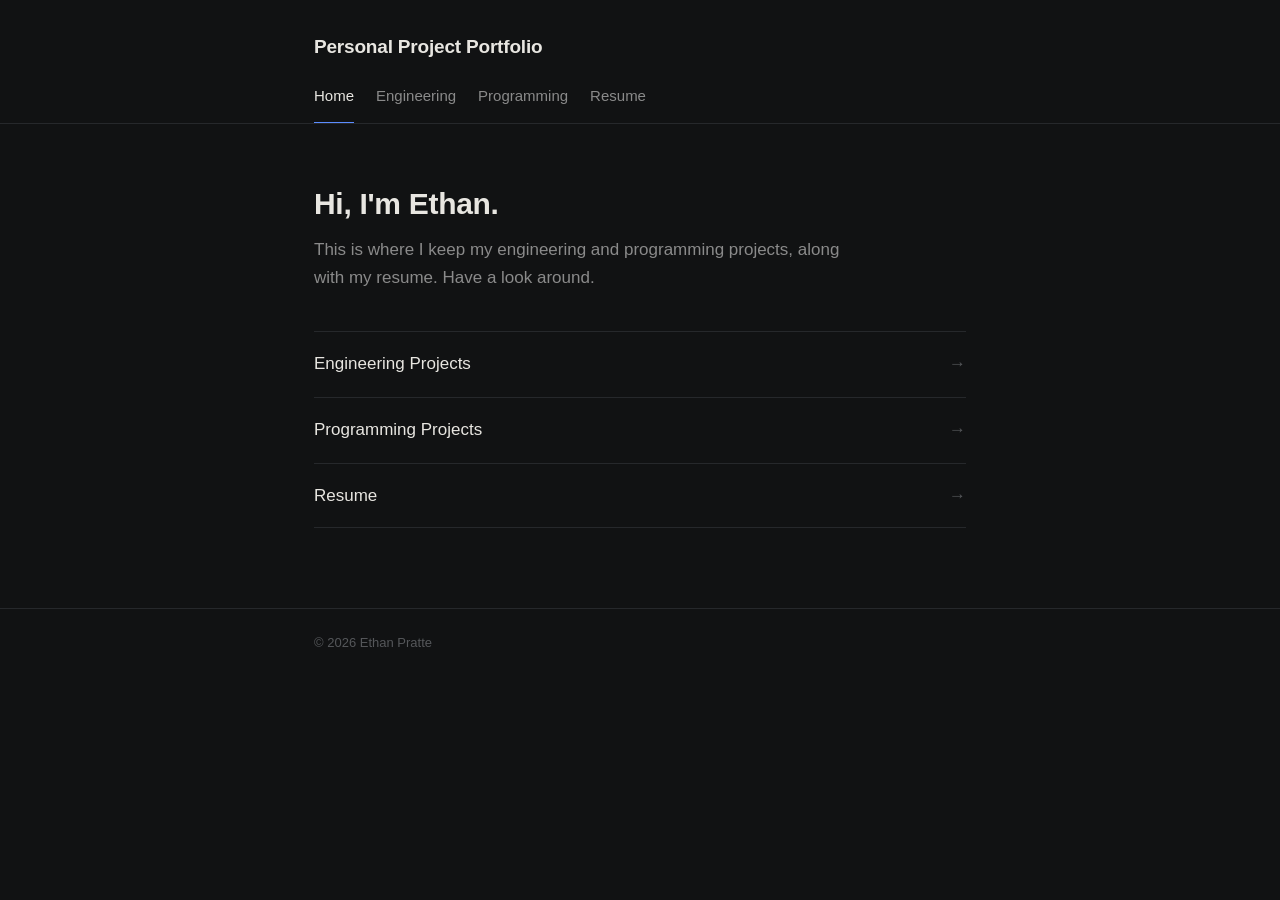
<file: index.html>
<!DOCTYPE html>
<html lang="en">
<head>
    <meta charset="UTF-8">
    <meta name="viewport" content="width=device-width, initial-scale=1.0">
    <title>Personal Project Portfolio</title>
    <link rel="stylesheet" href="css/style.css">
</head>
<body>
    <header>
        <div class="wrap">
            <p class="site-title"><a href="index.html">Personal Project Portfolio</a></p>
            <nav>
                <a href="index.html" aria-current="page">Home</a>
                <a href="engineering.html">Engineering</a>
                <a href="programming.html">Programming</a>
                <a href="resume.html">Resume</a>
            </nav>
        </div>
    </header>
    <main>
        <div class="wrap home-hero">
            <h2>Hi, I'm Ethan.</h2>
            <p class="lede">This is where I keep my engineering and programming projects, along with my resume. Have a look around.</p>

            <div class="home-links">
                <a href="engineering.html">
                    <span class="label">Engineering Projects</span>
                    <span class="arrow">&rarr;</span>
                </a>
                <a href="programming.html">
                    <span class="label">Programming Projects</span>
                    <span class="arrow">&rarr;</span>
                </a>
                <a href="resume.html">
                    <span class="label">Resume</span>
                    <span class="arrow">&rarr;</span>
                </a>
            </div>
        </div>
    </main>
    <footer>
        <div class="wrap">
            <p>&copy; 2026 Ethan Pratte</p>
        </div>
    </footer>
    <script src="js/script.js"></script>
</body>
</html>
</file>
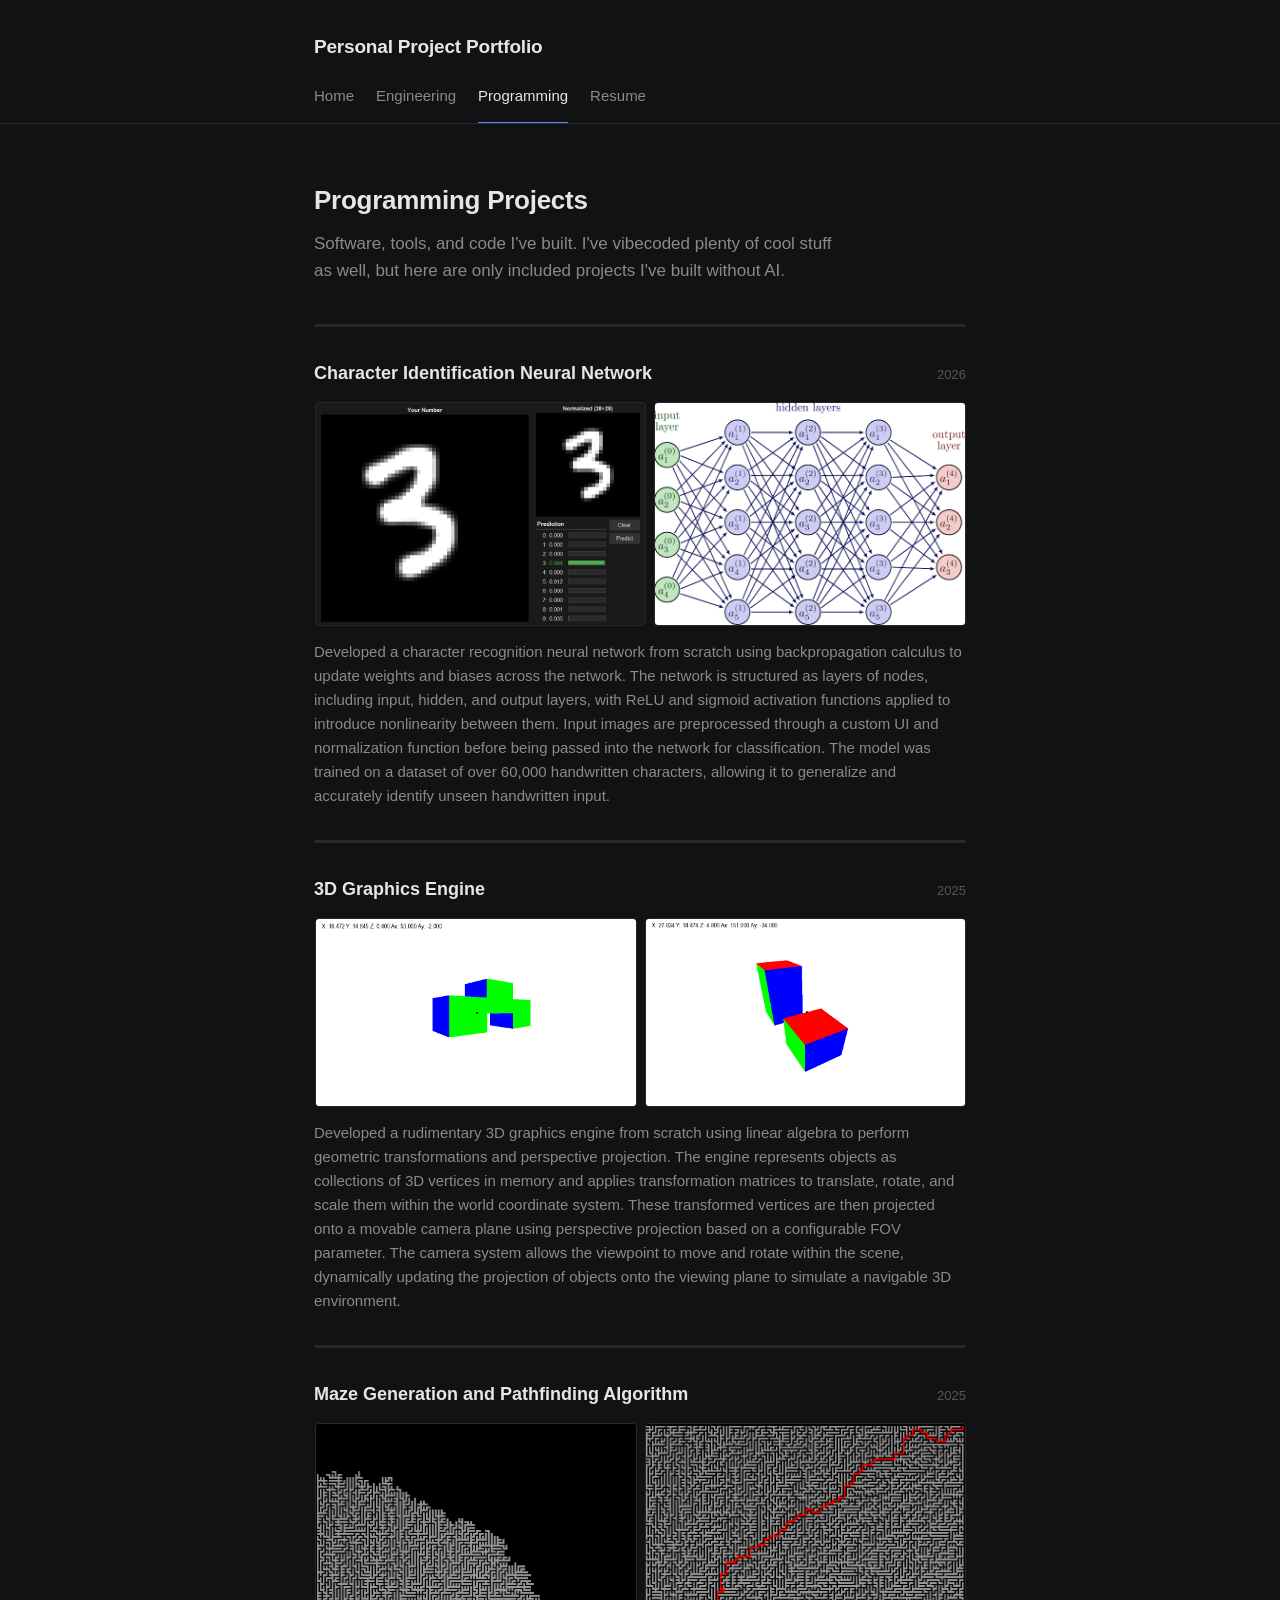
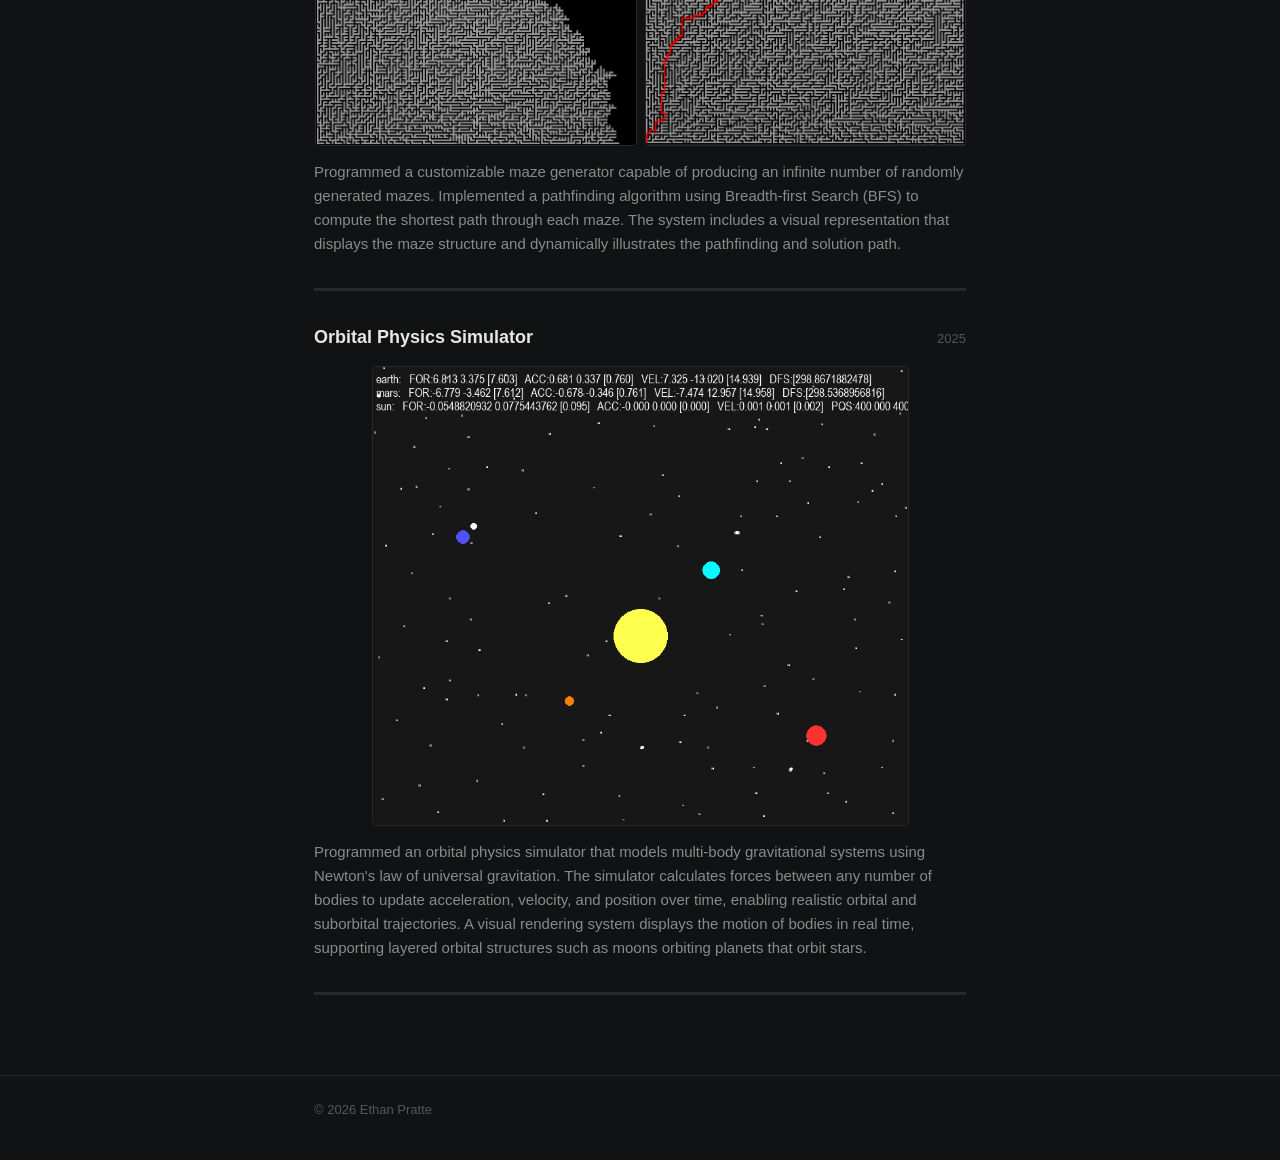
<file: programming.html>
<!DOCTYPE html>
<html lang="en">
<head>
    <meta charset="UTF-8">
    <meta name="viewport" content="width=device-width, initial-scale=1.0">
    <title>Programming Projects — Personal Project Portfolio</title>
    <link rel="stylesheet" href="css/style.css">
</head>
<body>
    <header>
        <div class="wrap">
            <p class="site-title"><a href="index.html">Personal Project Portfolio</a></p>
            <nav>
                <a href="index.html">Home</a>
                <a href="engineering.html">Engineering</a>
                <a href="programming.html" aria-current="page">Programming</a>
                <a href="resume.html">Resume</a>
            </nav>
        </div>
    </header>
    <main>
        <div class="wrap">
            <h2>Programming Projects</h2>
            <p class="lede">Software, tools, and code I've built. I've vibecoded plenty of cool stuff as well, but here are only included projects I've built without AI.</p>

            <!--
              To add a project, copy this block and edit it.
              Put images in the "images" folder and point each src at one.

              Use 1 to 4 <div class="project-image"> blocks inside
              project-gallery — just delete extras you don't need, or
              add up to 4 total. If you only have 1 image, keep the
              "count-1" class on project-gallery for a wide single photo;
              otherwise remove "count-1" so images sit in a grid.

              <div class="project">
                <div class="project-head">
                  <h3 class="project-title">Project Name</h3>
                  <span class="project-tags">Python · React</span>
                </div>
                <div class="project-gallery">
                  <div class="project-image">
                    <img src="images/my-project-1.jpg" alt="Describe the image">
                  </div>
                  <div class="project-image">
                    <img src="images/my-project-2.jpg" alt="Describe the image">
                  </div>
                  <div class="project-image">
                    <img src="images/my-project-3.jpg" alt="Describe the image">
                  </div>
                  <div class="project-image">
                    <img src="images/my-project-4.jpg" alt="Describe the image">
                  </div>
                </div>
                <div class="project-body">
                  <p class="project-desc">One or two sentences on what it does and what you built.</p>
                  <div class="project-links">
                    <a href="#">Live demo</a>
                    <a href="#">Repo</a>
                  </div>
                </div>
              </div>
            -->

            <div class="project-list">

                <div class="project">
                    <div class="project-head">
                        <h3 class="project-title">Character Identification Neural Network</h3>
                        <span class="project-tags">2026</span>
                    </div>
                    <div class="project-gallery">
                        <div class="project-image">
                            <img src="images/neural.png" alt="">
                        </div>
                        <div class="project-image">
                            <img src="images/neural2.png" alt="">
                        </div>
                    </div>
                    <div class="project-body">
                        <p class="project-desc">Developed a character recognition neural network from scratch using backpropagation calculus to update weights and biases across the network. The network is structured as layers of nodes, including input, hidden, and output layers, with ReLU and sigmoid activation functions applied to introduce nonlinearity between them. Input images are preprocessed through a custom UI and normalization function before being passed into the network for classification. The model was trained on a dataset of over 60,000 handwritten characters, allowing it to generalize and accurately identify unseen handwritten input. </p>
                    </div>
                </div>

                <div class="project">
                    <div class="project-head">
                        <h3 class="project-title">3D Graphics Engine</h3>
                        <span class="project-tags">2025</span>
                    </div>
                    <div class="project-gallery">
                        <div class="project-image">
                            <img src="images/3d1.png" alt="">
                        </div>
			<div class="project-image">
                            <img src="images/3d2.png" alt="">
                        </div>
                    </div>
                    <div class="project-body">
                        <p class="project-desc">Developed a rudimentary 3D graphics engine from scratch using linear algebra to perform geometric transformations and perspective projection. The engine represents objects as collections of 3D vertices in memory and applies transformation matrices to translate, rotate, and scale them within the world coordinate system. These transformed vertices are then projected onto a movable camera plane using perspective projection based on a configurable FOV parameter. The camera system allows the viewpoint to move and rotate within the scene, dynamically updating the projection of objects onto the viewing plane to simulate a navigable 3D environment.</p>
                    </div>
                </div>

                <div class="project">
                    <div class="project-head">
                        <h3 class="project-title">Maze Generation and Pathfinding Algorithm</h3>
                        <span class="project-tags">2025</span>
                    </div>
                    <div class="project-gallery">
                        <div class="project-image">
                            <img src="images/maze1.png" alt="">
                        </div>
                        <div class="project-image">
                            <img src="images/maze2.png" alt="">
                        </div>
                    </div>
                    <div class="project-body">
                        <p class="project-desc">Programmed a customizable maze generator capable of producing an infinite number of randomly generated mazes. Implemented a pathfinding algorithm using Breadth-first Search (BFS) to compute the shortest path through each maze. The system includes a visual representation that displays the maze structure and dynamically illustrates the pathfinding and solution path.</p>
                    </div>
                </div>

		<div class="project">
                    <div class="project-head">
                        <h3 class="project-title">Orbital Physics Simulator</h3>
                        <span class="project-tags">2025</span>
                    </div>
                    <div class="project-gallery count-1">
                        <div class="project-image">
                            <img src="images/orbital.png" alt="">
                        </div>
                    </div>
                    <div class="project-body">
                        <p class="project-desc">Programmed an orbital physics simulator that models multi-body gravitational systems using Newton's law of universal gravitation. The simulator calculates forces between any number of bodies to update acceleration, velocity, and position over time, enabling realistic orbital and suborbital trajectories. A visual rendering system displays the motion of bodies in real time, supporting layered orbital structures such as moons orbiting planets that orbit stars.</p>
                    </div>
                </div>

            </div>
        </div>
    </main>
    <footer>
        <div class="wrap">
            <p>&copy; 2026 Ethan Pratte</p>
        </div>
    </footer>
    <script src="js/script.js"></script>
</body>
</html>
</file>
<file: css/style.css>
:root {
  --bg: #111213;
  --bg-raised: #18191b;
  --text: #e8e6e1;
  --text-dim: #8a8a8a;
  --text-faint: #55575a;
  --accent: #5b8cff;
  --border: #26282b;
  --max-width: 700px;
}

* {
  box-sizing: border-box;
}

html {
  -webkit-text-size-adjust: 100%;
}

body {
  margin: 0;
  background: var(--bg);
  color: var(--text);
  font-family: -apple-system, BlinkMacSystemFont, "Segoe UI", Inter, Helvetica, Arial, sans-serif;
  line-height: 1.6;
  font-size: 17px;
  -webkit-font-smoothing: antialiased;
}

a {
  color: inherit;
}

a:focus-visible,
button:focus-visible {
  outline: 2px solid var(--accent);
  outline-offset: 3px;
}

.wrap {
  max-width: var(--max-width);
  margin: 0 auto;
  padding: 0 24px;
}

/* Header / nav */

header {
  border-bottom: 1px solid var(--border);
  padding: 32px 0 0;
}

header .wrap {
  display: flex;
  flex-direction: column;
  gap: 22px;
}

.site-title {
  margin: 0;
  font-size: 19px;
  font-weight: 600;
  letter-spacing: -0.01em;
}

.site-title a {
  text-decoration: none;
}

nav {
  display: flex;
  gap: 22px;
}

nav a {
  text-decoration: none;
  color: var(--text-dim);
  font-size: 15px;
  padding-bottom: 14px;
  border-bottom: 1px solid transparent;
  transition: color 0.15s ease, border-color 0.15s ease;
}

nav a:hover {
  color: var(--text);
}

nav a[aria-current="page"] {
  color: var(--text);
  border-bottom-color: var(--accent);
}

/* Main content */

main {
  padding: 56px 0 80px;
  min-height: 50vh;
}

h2 {
  font-size: 26px;
  font-weight: 600;
  letter-spacing: -0.01em;
  margin: 0 0 8px;
}

.lede {
  color: var(--text-dim);
  font-size: 17px;
  margin: 0 0 40px;
  max-width: 56ch;
}

p {
  margin: 0 0 16px;
}

/* Project list */

.project-list {
  display: flex;
  flex-direction: column;
}

.project {
  display: flex;
  flex-direction: column;
  gap: 14px;
  padding: 32px 0;
  border-top: 3px solid var(--border);
}

.project:last-child {
  border-bottom: 3px solid var(--border);
}

/* Justified rows: images keep their proportions, every image in a row
   shares one height, and each row fills the width. Layout is computed by
   js/script.js, which sets each tile's width and height. */
.project-gallery {
  display: flex;
  flex-wrap: wrap;
  justify-content: center;
  gap: 8px;
}

.project-image {
  flex: 0 0 auto;
  width: 240px;               /* fallback until the script runs */
  border-radius: 4px;
  overflow: hidden;
  background: var(--bg-raised);
  border: 1px solid var(--border);
}

.project-image img {
  width: 100%;
  height: 100%;
  object-fit: cover;          /* only trims sub-pixel rounding, not photos */
  display: block;
}

.project-body {
  min-width: 0;
}

.project-head {
  display: flex;
  justify-content: space-between;
  align-items: baseline;
  gap: 16px;
  flex-wrap: wrap;
}

.project-title {
  font-size: 18px;
  font-weight: 600;
  margin: 0;
}

.project-tags {
  color: var(--text-faint);
  font-size: 13px;
  white-space: nowrap;
}

.project-desc {
  color: var(--text-dim);
  font-size: 15px;
  margin: 0;
}

.project-links {
  margin-top: 10px;
  display: flex;
  gap: 16px;
}

.project-links a {
  font-size: 14px;
  color: var(--accent);
  text-decoration: none;
}

.project-links a:hover {
  text-decoration: underline;
}

@media (max-width: 560px) {
  .project-image {
    flex-basis: calc(var(--ar) * 120px);
  }
}

.empty-state {
  color: var(--text-faint);
  font-size: 15px;
  padding: 32px 0;
  border-top: 1px solid var(--border);
  border-bottom: 1px solid var(--border);
}

/* Home */

.home-hero h2 {
  font-size: 30px;
}

.home-links {
  display: flex;
  flex-direction: column;
  gap: 2px;
  margin-top: 36px;
}

.home-links a {
  display: flex;
  justify-content: space-between;
  align-items: center;
  text-decoration: none;
  padding: 18px 0;
  border-top: 1px solid var(--border);
  color: var(--text);
}

.home-links a:last-child {
  border-bottom: 1px solid var(--border);
}

.home-links .label {
  font-size: 17px;
  font-weight: 500;
}

.home-links .arrow {
  color: var(--text-faint);
  transition: transform 0.15s ease, color 0.15s ease;
}

.home-links a:hover .arrow {
  color: var(--accent);
  transform: translateX(3px);
}

/* Resume */

.resume-actions {
  display: flex;
  gap: 12px;
  margin-bottom: 28px;
}

.btn {
  display: inline-block;
  text-decoration: none;
  font-size: 14px;
  padding: 9px 16px;
  border: 1px solid var(--border);
  border-radius: 3px;
  color: var(--text);
  transition: border-color 0.15s ease, color 0.15s ease;
}

.btn:hover {
  border-color: var(--accent);
  color: var(--accent);
}

.btn.primary {
  background: var(--accent);
  border-color: var(--accent);
  color: #0b0d12;
  font-weight: 600;
}

.btn.primary:hover {
  color: #0b0d12;
  opacity: 0.9;
}

.pdf-viewer {
  background: var(--bg-raised);
  border: 1px solid var(--border);
  border-radius: 4px;
  overflow: hidden;
}

.pdf-toolbar {
  display: flex;
  align-items: center;
  justify-content: space-between;
  gap: 12px;
  padding: 10px 14px;
  border-bottom: 1px solid var(--border);
}

.pdf-zoom {
  display: flex;
  align-items: center;
  gap: 4px;
}

.pdf-zoom button {
  width: 28px;
  height: 28px;
  display: flex;
  align-items: center;
  justify-content: center;
  background: transparent;
  border: 1px solid var(--border);
  color: var(--text-dim);
  border-radius: 3px;
  cursor: pointer;
  font-size: 15px;
  line-height: 1;
  transition: border-color 0.15s ease, color 0.15s ease;
}

.pdf-zoom button:hover {
  border-color: var(--accent);
  color: var(--accent);
}

.pdf-zoom-level {
  color: var(--text-faint);
  font-size: 13px;
  width: 44px;
  text-align: center;
}

.pdf-page-info {
  color: var(--text-faint);
  font-size: 13px;
}

.pdf-canvas-area {
  overflow: auto;
  max-height: 820px;
  padding: 24px;
  display: flex;
  flex-direction: column;
  align-items: center;
  gap: 20px;
}

.pdf-canvas-area canvas {
  box-shadow: 0 0 0 1px var(--border);
  max-width: 100%;
  height: auto;
}

.pdf-status {
  padding: 60px 24px;
  text-align: center;
  color: var(--text-dim);
  font-size: 15px;
}

.pdf-status.error a {
  color: var(--accent);
}

@media (max-width: 560px) {
  .pdf-canvas-area {
    max-height: 560px;
    padding: 16px;
  }

  .pdf-toolbar {
    flex-wrap: wrap;
  }
}

/* Footer */

footer {
  border-top: 1px solid var(--border);
  padding: 24px 0 40px;
}

footer p {
  margin: 0;
  color: var(--text-faint);
  font-size: 13px;
}

/* Responsive */

@media (max-width: 560px) {
  body {
    font-size: 16px;
  }

  header {
    padding-top: 24px;
  }

  main {
    padding: 40px 0 64px;
  }

  h2 {
    font-size: 22px;
  }

  nav {
    gap: 16px;
    flex-wrap: wrap;
  }
}

@media (prefers-reduced-motion: reduce) {
  * {
    transition: none !important;
  }
}
</file>
